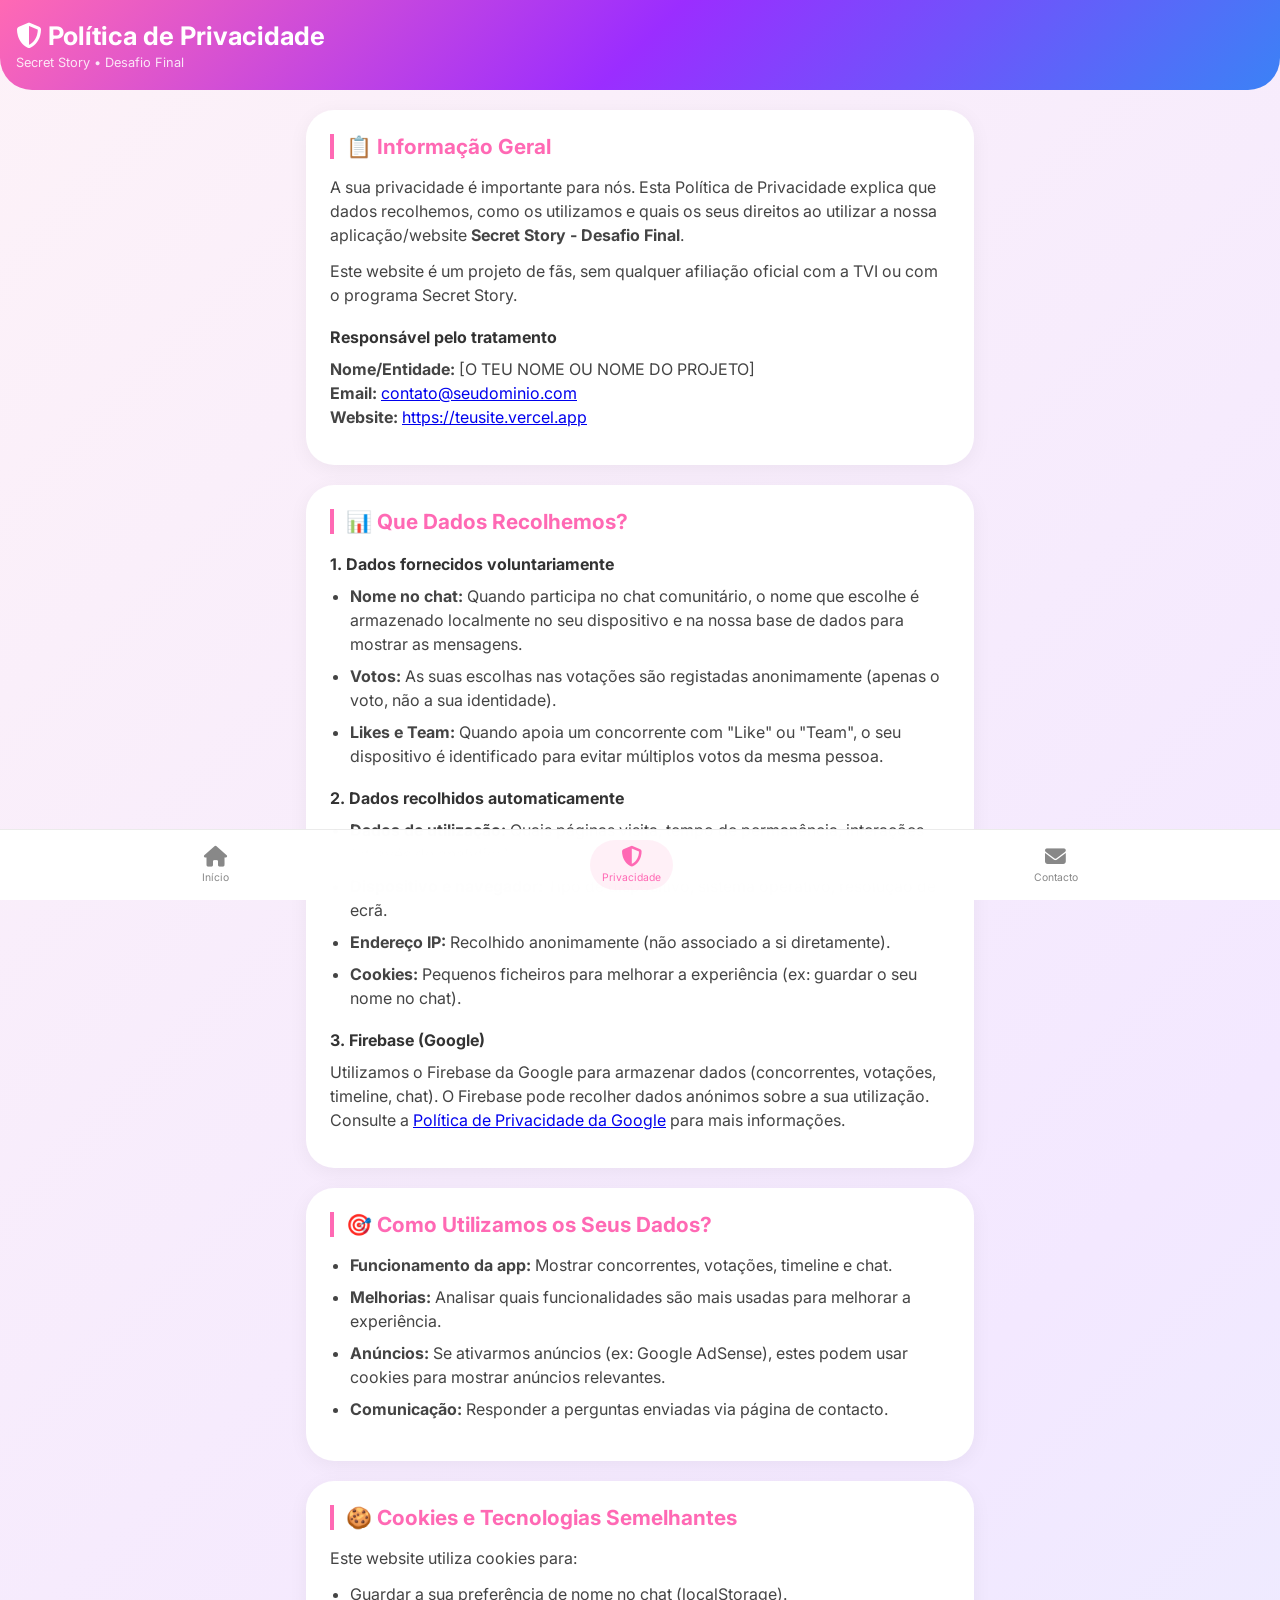
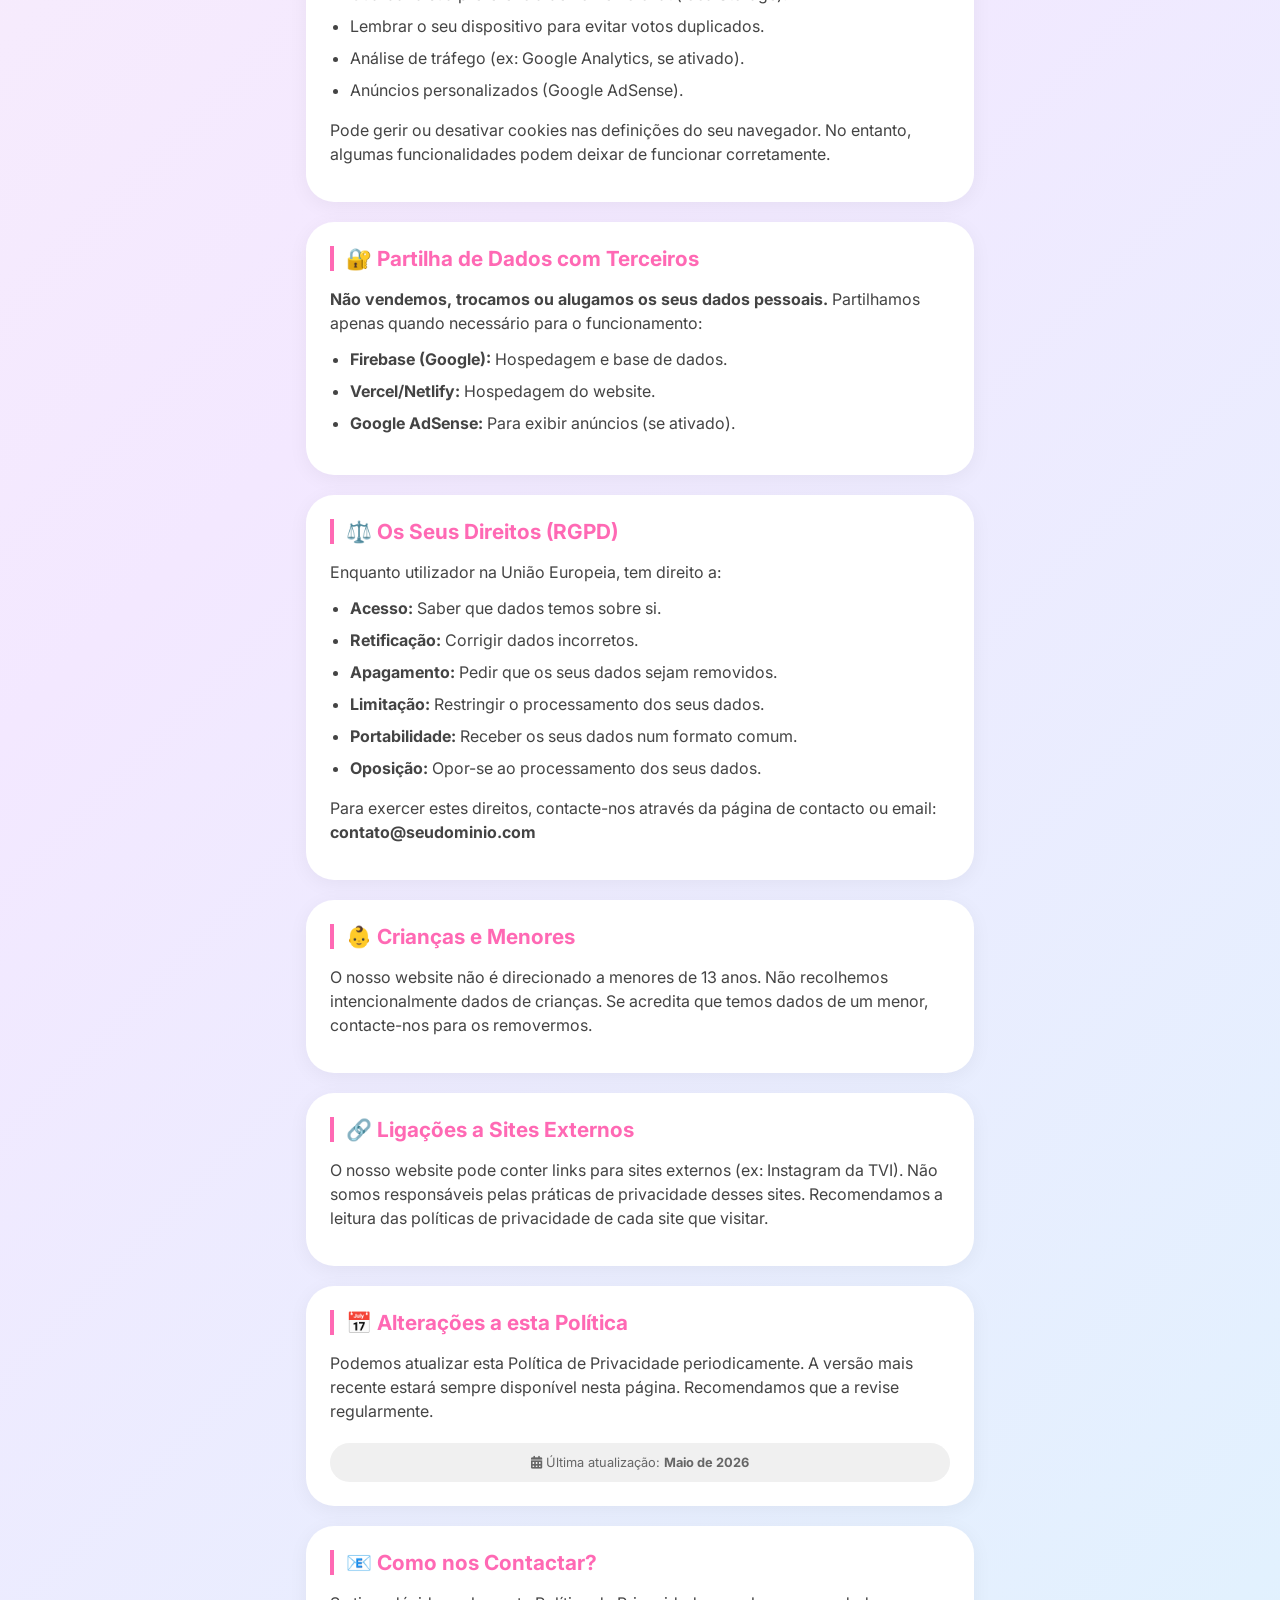
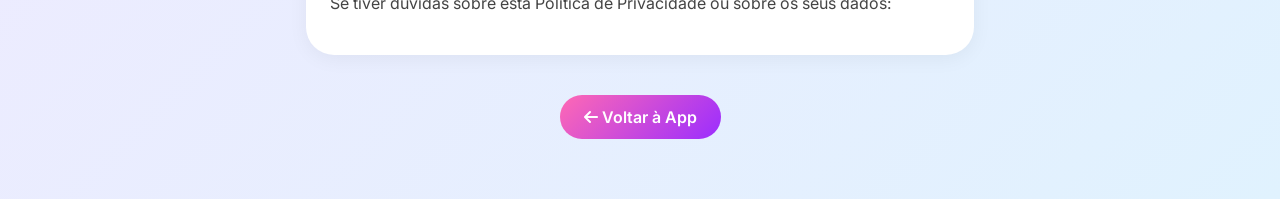
<file: privacy.html>
<!-- contato@seudominio.com → pelo teu email real @seudominio → pelo teu Instagram/Twitter (se tiveres) Se não tiveres redes sociais do projeto, remove essas secções. -->

<!DOCTYPE html>
<html lang="pt">
<head>
    <meta charset="UTF-8">
    <meta name="viewport" content="width=device-width, initial-scale=1.0, viewport-fit=cover">
    <meta name="theme-color" content="#ff69b4">
    <meta name="robots" content="index, follow">
    <title>Política de Privacidade • Secret Story</title>
    <link href="https://fonts.googleapis.com/css2?family=Inter:opsz,wght@14..32,400;14..32,500;14..32,600;14..32,700&display=swap" rel="stylesheet">
    <link rel="stylesheet" href="https://cdnjs.cloudflare.com/ajax/libs/font-awesome/6.5.1/css/all.min.css">
    <style>
        * { margin: 0; padding: 0; box-sizing: border-box; }
        
        body {
            font-family: 'Inter', sans-serif;
            background: linear-gradient(135deg, #fdf2f8 0%, #f3e8ff 50%, #e0f2fe 100%);
            color: #1a1a2e;
            padding-bottom: 40px;
        }
        
        .gradient-bg {
            background: linear-gradient(135deg, #ff69b4 0%, #9b2dff 50%, #3b82f6 100%);
            padding: 20px 16px;
            border-radius: 0 0 32px 32px;
        }
        
        .gradient-bg h1 { color: white; font-size: 1.6rem; margin-bottom: 4px; }
        .gradient-bg p { color: rgba(255,255,255,0.85); font-size: 0.8rem; }
        
        .container {
            max-width: 700px;
            margin: 0 auto;
            padding: 20px 16px;
        }
        
        .card {
            background: white;
            border-radius: 28px;
            padding: 24px;
            margin-bottom: 20px;
            box-shadow: 0 4px 20px rgba(0,0,0,0.05);
        }
        
        .card h2 {
            font-size: 1.3rem;
            margin-bottom: 16px;
            color: #ff69b4;
            border-left: 4px solid #ff69b4;
            padding-left: 12px;
        }
        
        .card h3 {
            font-size: 1rem;
            margin: 20px 0 10px 0;
            color: #333;
        }
        
        .card p, .card li {
            line-height: 1.5;
            color: #444;
            margin-bottom: 12px;
        }
        
        .card ul {
            margin-left: 20px;
            margin-bottom: 16px;
        }
        
        .card li { margin-bottom: 8px; }
        
        .last-updated {
            background: #f0f0f0;
            border-radius: 20px;
            padding: 12px;
            text-align: center;
            font-size: 0.8rem;
            color: #666;
            margin-top: 20px;
        }
        
        .back-link {
            display: inline-block;
            margin-top: 20px;
            background: linear-gradient(135deg, #ff69b4, #9b2dff);
            color: white;
            padding: 12px 24px;
            border-radius: 40px;
            text-decoration: none;
            font-weight: 600;
            transition: transform 0.1s;
        }
        
        .back-link:active { transform: scale(0.96); }
        
        .bottom-menu {
            position: fixed;
            bottom: 0;
            left: 0;
            right: 0;
            background: rgba(255, 255, 255, 0.98);
            backdrop-filter: blur(20px);
            display: flex;
            justify-content: space-around;
            padding: 10px 16px;
            border-top: 1px solid rgba(0, 0, 0, 0.08);
            z-index: 100;
        }
        
        .menu-item {
            display: flex;
            flex-direction: column;
            align-items: center;
            gap: 4px;
            background: none;
            border: none;
            font-size: 0.65rem;
            color: #888;
            cursor: pointer;
            padding: 6px 12px;
            border-radius: 30px;
            text-decoration: none;
        }
        
        .menu-item i { font-size: 1.3rem; }
        .menu-item.active { color: #ff69b4; background: rgba(255, 105, 180, 0.1); }
    </style>
</head>
<body>
    <div class="gradient-bg">
        <h1><i class="fas fa-shield-alt"></i> Política de Privacidade</h1>
        <p>Secret Story • Desafio Final</p>
    </div>
    
    <div class="container">
        <div class="card">
            <h2>📋 Informação Geral</h2>
            <p>A sua privacidade é importante para nós. Esta Política de Privacidade explica que dados recolhemos, como os utilizamos e quais os seus direitos ao utilizar a nossa aplicação/website <strong>Secret Story - Desafio Final</strong>.</p>
            <p>Este website é um projeto de fãs, sem qualquer afiliação oficial com a TVI ou com o programa Secret Story.</p>
            
            <h3>Responsável pelo tratamento</h3>
            <p><strong>Nome/Entidade:</strong> [O TEU NOME OU NOME DO PROJETO]<br>
            <strong>Email:</strong> <a href="mailto:contato@seudominio.com">contato@seudominio.com</a><br>
            <strong>Website:</strong> <a href="https://teusite.vercel.app">https://teusite.vercel.app</a></p>
        </div>
        
        <div class="card">
            <h2>📊 Que Dados Recolhemos?</h2>
            
            <h3>1. Dados fornecidos voluntariamente</h3>
            <ul>
                <li><strong>Nome no chat:</strong> Quando participa no chat comunitário, o nome que escolhe é armazenado localmente no seu dispositivo e na nossa base de dados para mostrar as mensagens.</li>
                <li><strong>Votos:</strong> As suas escolhas nas votações são registadas anonimamente (apenas o voto, não a sua identidade).</li>
                <li><strong>Likes e Team:</strong> Quando apoia um concorrente com "Like" ou "Team", o seu dispositivo é identificado para evitar múltiplos votos da mesma pessoa.</li>
            </ul>
            
            <h3>2. Dados recolhidos automaticamente</h3>
            <ul>
                <li><strong>Dados de utilização:</strong> Quais páginas visita, tempo de permanência, interações (através de analytics).</li>
                <li><strong>Dispositivo e navegador:</strong> Tipo de dispositivo, sistema operativo, resolução de ecrã.</li>
                <li><strong>Endereço IP:</strong> Recolhido anonimamente (não associado a si diretamente).</li>
                <li><strong>Cookies:</strong> Pequenos ficheiros para melhorar a experiência (ex: guardar o seu nome no chat).</li>
            </ul>
            
            <h3>3. Firebase (Google)</h3>
            <p>Utilizamos o Firebase da Google para armazenar dados (concorrentes, votações, timeline, chat). O Firebase pode recolher dados anónimos sobre a sua utilização. Consulte a <a href="https://policies.google.com/privacy" target="_blank">Política de Privacidade da Google</a> para mais informações.</p>
        </div>
        
        <div class="card">
            <h2>🎯 Como Utilizamos os Seus Dados?</h2>
            <ul>
                <li><strong>Funcionamento da app:</strong> Mostrar concorrentes, votações, timeline e chat.</li>
                <li><strong>Melhorias:</strong> Analisar quais funcionalidades são mais usadas para melhorar a experiência.</li>
                <li><strong>Anúncios:</strong> Se ativarmos anúncios (ex: Google AdSense), estes podem usar cookies para mostrar anúncios relevantes.</li>
                <li><strong>Comunicação:</strong> Responder a perguntas enviadas via página de contacto.</li>
            </ul>
        </div>
        
        <div class="card">
            <h2>🍪 Cookies e Tecnologias Semelhantes</h2>
            <p>Este website utiliza cookies para:</p>
            <ul>
                <li>Guardar a sua preferência de nome no chat (localStorage).</li>
                <li>Lembrar o seu dispositivo para evitar votos duplicados.</li>
                <li>Análise de tráfego (ex: Google Analytics, se ativado).</li>
                <li>Anúncios personalizados (Google AdSense).</li>
            </ul>
            <p>Pode gerir ou desativar cookies nas definições do seu navegador. No entanto, algumas funcionalidades podem deixar de funcionar corretamente.</p>
        </div>
        
        <div class="card">
            <h2>🔐 Partilha de Dados com Terceiros</h2>
            <p><strong>Não vendemos, trocamos ou alugamos os seus dados pessoais.</strong> Partilhamos apenas quando necessário para o funcionamento:</p>
            <ul>
                <li><strong>Firebase (Google):</strong> Hospedagem e base de dados.</li>
                <li><strong>Vercel/Netlify:</strong> Hospedagem do website.</li>
                <li><strong>Google AdSense:</strong> Para exibir anúncios (se ativado).</li>
            </ul>
        </div>
        
        <div class="card">
            <h2>⚖️ Os Seus Direitos (RGPD)</h2>
            <p>Enquanto utilizador na União Europeia, tem direito a:</p>
            <ul>
                <li><strong>Acesso:</strong> Saber que dados temos sobre si.</li>
                <li><strong>Retificação:</strong> Corrigir dados incorretos.</li>
                <li><strong>Apagamento:</strong> Pedir que os seus dados sejam removidos.</li>
                <li><strong>Limitação:</strong> Restringir o processamento dos seus dados.</li>
                <li><strong>Portabilidade:</strong> Receber os seus dados num formato comum.</li>
                <li><strong>Oposição:</strong> Opor-se ao processamento dos seus dados.</li>
            </ul>
            <p>Para exercer estes direitos, contacte-nos através da página de contacto ou email: <strong>contato@seudominio.com</strong></p>
        </div>
        
        <div class="card">
            <h2>👶 Crianças e Menores</h2>
            <p>O nosso website não é direcionado a menores de 13 anos. Não recolhemos intencionalmente dados de crianças. Se acredita que temos dados de um menor, contacte-nos para os removermos.</p>
        </div>
        
        <div class="card">
            <h2>🔗 Ligações a Sites Externos</h2>
            <p>O nosso website pode conter links para sites externos (ex: Instagram da TVI). Não somos responsáveis pelas práticas de privacidade desses sites. Recomendamos a leitura das políticas de privacidade de cada site que visitar.</p>
        </div>
        
        <div class="card">
            <h2>📅 Alterações a esta Política</h2>
            <p>Podemos atualizar esta Política de Privacidade periodicamente. A versão mais recente estará sempre disponível nesta página. Recomendamos que a revise regularmente.</p>
            <div class="last-updated">
                <i class="fas fa-calendar-alt"></i> Última atualização: <strong>Maio de 2026</strong>
            </div>
        </div>
        
        <div class="card">
            <h2>📧 Como nos Contactar?</h2>
            <p>Se tiver dúvidas sobre esta Política de Privacidade ou sobre os seus dados:</p>
            <ul>
<!--            <li><strong>Email:</strong> <a href="mailto:contato@seudominio.com">contato@seudominio.com</a></li> -->
<!--            <li><strong>Ou utilize o formulário na <a href="contacto.html">página de contacto</a>.</strong></li> -->
            </ul>
<!--        <p><br><strong>Tempo de resposta:</strong> Até 48 horas úteis.</p> -->
        </div>
        
        <div style="text-align: center;">
            <a href="index.html" class="back-link"><i class="fas fa-arrow-left"></i> Voltar à App</a>
        </div>
    </div>
    
    <div class="bottom-menu">
        <a href="index.html" class="menu-item">
            <i class="fas fa-home"></i><span>Início</span>
        </a>
        <a href="privacy.html" class="menu-item active">
            <i class="fas fa-shield-alt"></i><span>Privacidade</span>
        </a>
        <a href="contacto.html" class="menu-item">
            <i class="fas fa-envelope"></i><span>Contacto</span>
        </a>
    </div>
</body>
</html>
</file>
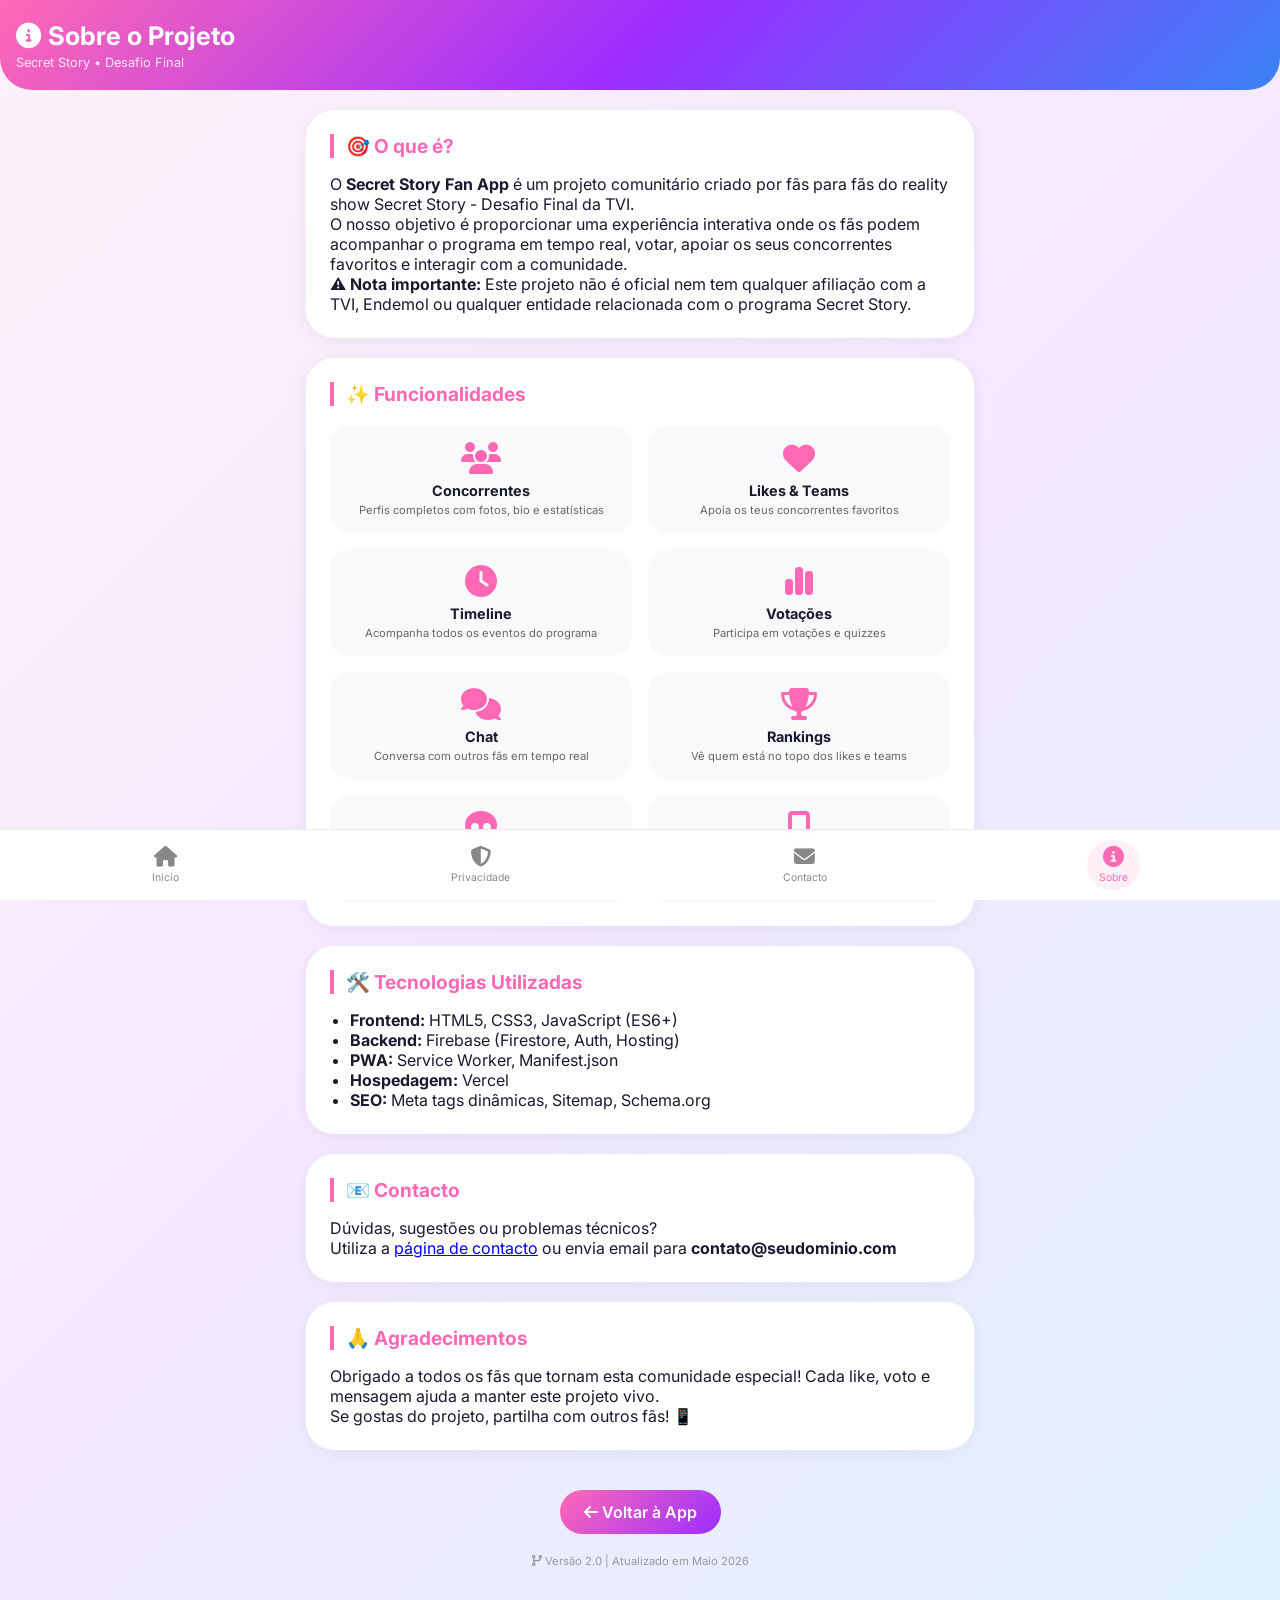
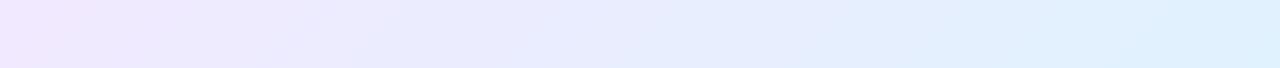
<file: sobre.html>
<!DOCTYPE html>
<html lang="pt">
<head>
    <meta charset="UTF-8">
    <meta name="viewport" content="width=device-width, initial-scale=1.0, viewport-fit=cover">
    <meta name="theme-color" content="#ff69b4">
    <meta name="robots" content="index, follow">
    <title>Sobre • Secret Story Fan App</title>
    <link href="https://fonts.googleapis.com/css2?family=Inter:opsz,wght@14..32,400;14..32,500;14..32,600;14..32,700&display=swap" rel="stylesheet">
    <link rel="stylesheet" href="https://cdnjs.cloudflare.com/ajax/libs/font-awesome/6.5.1/css/all.min.css">
    <link rel="manifest" href="manifest.json">
    <style>
        * { margin: 0; padding: 0; box-sizing: border-box; }
        
        body {
            font-family: 'Inter', sans-serif;
            background: linear-gradient(135deg, #fdf2f8 0%, #f3e8ff 50%, #e0f2fe 100%);
            color: #1a1a2e;
            padding-bottom: 80px;
        }
        
        .gradient-bg {
            background: linear-gradient(135deg, #ff69b4 0%, #9b2dff 50%, #3b82f6 100%);
            padding: 20px 16px;
            border-radius: 0 0 32px 32px;
        }
        
        .gradient-bg h1 { color: white; font-size: 1.6rem; margin-bottom: 4px; }
        .gradient-bg p { color: rgba(255,255,255,0.85); font-size: 0.8rem; }
        
        .container {
            max-width: 700px;
            margin: 0 auto;
            padding: 20px 16px;
        }
        
        .card {
            background: white;
            border-radius: 28px;
            padding: 24px;
            margin-bottom: 20px;
            box-shadow: 0 4px 20px rgba(0,0,0,0.05);
        }
        
        .card h2 {
            font-size: 1.2rem;
            margin-bottom: 16px;
            color: #ff69b4;
            border-left: 4px solid #ff69b4;
            padding-left: 12px;
        }
        
        .feature-list {
            display: grid;
            grid-template-columns: repeat(auto-fill, minmax(200px, 1fr));
            gap: 16px;
            margin-top: 20px;
        }
        
        .feature-item {
            background: #f8f9fa;
            border-radius: 20px;
            padding: 16px;
            text-align: center;
        }
        
        .feature-item i {
            font-size: 2rem;
            color: #ff69b4;
            margin-bottom: 8px;
        }
        
        .feature-item h3 {
            font-size: 0.9rem;
            margin-bottom: 4px;
        }
        
        .feature-item p {
            font-size: 0.7rem;
            color: #666;
        }
        
        .bottom-menu {
            position: fixed;
            bottom: 0;
            left: 0;
            right: 0;
            background: rgba(255, 255, 255, 0.98);
            backdrop-filter: blur(20px);
            display: flex;
            justify-content: space-around;
            padding: 10px 16px;
            border-top: 1px solid rgba(0, 0, 0, 0.08);
            z-index: 100;
        }
        
        .menu-item {
            display: flex;
            flex-direction: column;
            align-items: center;
            gap: 4px;
            background: none;
            border: none;
            font-size: 0.65rem;
            color: #888;
            cursor: pointer;
            padding: 6px 12px;
            border-radius: 30px;
            text-decoration: none;
        }
        
        .menu-item i { font-size: 1.3rem; }
        .menu-item.active { color: #ff69b4; background: rgba(255, 105, 180, 0.1); }
        
        .back-link {
            display: inline-block;
            background: linear-gradient(135deg, #ff69b4, #9b2dff);
            color: white;
            padding: 12px 24px;
            border-radius: 40px;
            text-decoration: none;
            font-weight: 600;
            margin-top: 20px;
        }
        
        .version {
            text-align: center;
            font-size: 0.7rem;
            color: #999;
            margin-top: 20px;
        }
    </style>
</head>
<body>
    <div class="gradient-bg">
        <h1><i class="fas fa-info-circle"></i> Sobre o Projeto</h1>
        <p>Secret Story • Desafio Final</p>
    </div>
    
    <div class="container">
        <div class="card">
            <h2>🎯 O que é?</h2>
            <p>O <strong>Secret Story Fan App</strong> é um projeto comunitário criado por fãs para fãs do reality show Secret Story - Desafio Final da TVI.</p>
            <p>O nosso objetivo é proporcionar uma experiência interativa onde os fãs podem acompanhar o programa em tempo real, votar, apoiar os seus concorrentes favoritos e interagir com a comunidade.</p>
            <p><strong>⚠️ Nota importante:</strong> Este projeto não é oficial nem tem qualquer afiliação com a TVI, Endemol ou qualquer entidade relacionada com o programa Secret Story.</p>
        </div>
        
        <div class="card">
            <h2>✨ Funcionalidades</h2>
            <div class="feature-list">
                <div class="feature-item">
                    <i class="fas fa-users"></i>
                    <h3>Concorrentes</h3>
                    <p>Perfis completos com fotos, bio e estatísticas</p>
                </div>
                <div class="feature-item">
                    <i class="fas fa-heart"></i>
                    <h3>Likes & Teams</h3>
                    <p>Apoia os teus concorrentes favoritos</p>
                </div>
                <div class="feature-item">
                    <i class="fas fa-clock"></i>
                    <h3>Timeline</h3>
                    <p>Acompanha todos os eventos do programa</p>
                </div>
                <div class="feature-item">
                    <i class="fas fa-chart-simple"></i>
                    <h3>Votações</h3>
                    <p>Participa em votações e quizzes</p>
                </div>
                <div class="feature-item">
                    <i class="fas fa-comments"></i>
                    <h3>Chat</h3>
                    <p>Conversa com outros fãs em tempo real</p>
                </div>
                <div class="feature-item">
                    <i class="fas fa-trophy"></i>
                    <h3>Rankings</h3>
                    <p>Vê quem está no topo dos likes e teams</p>
                </div>
                <div class="feature-item">
                    <i class="fas fa-skull"></i>
                    <h3>Expulsões</h3>
                    <p>Histórico completo de todas as saídas</p>
                </div>
                <div class="feature-item">
                    <i class="fas fa-mobile-alt"></i>
                    <h3>PWA</h3>
                    <p>Instala a app no teu telemóvel</p>
                </div>
            </div>
        </div>
        
        <div class="card">
            <h2>🛠️ Tecnologias Utilizadas</h2>
            <ul style="margin-left: 20px;">
                <li><strong>Frontend:</strong> HTML5, CSS3, JavaScript (ES6+)</li>
                <li><strong>Backend:</strong> Firebase (Firestore, Auth, Hosting)</li>
                <li><strong>PWA:</strong> Service Worker, Manifest.json</li>
                <li><strong>Hospedagem:</strong> Vercel</li>
                <li><strong>SEO:</strong> Meta tags dinâmicas, Sitemap, Schema.org</li>
            </ul>
        </div>
        
        <div class="card">
            <h2>📧 Contacto</h2>
            <p>Dúvidas, sugestões ou problemas técnicos?</p>
            <p>Utiliza a <a href="contacto.html">página de contacto</a> ou envia email para <strong>contato@seudominio.com</strong></p>
        </div>
        
        <div class="card">
            <h2>🙏 Agradecimentos</h2>
            <p>Obrigado a todos os fãs que tornam esta comunidade especial! Cada like, voto e mensagem ajuda a manter este projeto vivo.</p>
            <p>Se gostas do projeto, partilha com outros fãs! 📱</p>
        </div>
        
        <div style="text-align: center;">
            <a href="index.html" class="back-link"><i class="fas fa-arrow-left"></i> Voltar à App</a>
        </div>
        
        <div class="version">
            <i class="fas fa-code-branch"></i> Versão 2.0 | Atualizado em Maio 2026
        </div>
    </div>
    
    <div class="bottom-menu">
        <a href="index.html" class="menu-item">
            <i class="fas fa-home"></i><span>Início</span>
        </a>
        <a href="privacy.html" class="menu-item">
            <i class="fas fa-shield-alt"></i><span>Privacidade</span>
        </a>
        <a href="contacto.html" class="menu-item">
            <i class="fas fa-envelope"></i><span>Contacto</span>
        </a>
        <a href="sobre.html" class="menu-item active">
            <i class="fas fa-info-circle"></i><span>Sobre</span>
        </a>
    </div>
    
    <script>
        if ('serviceWorker' in navigator) {
            navigator.serviceWorker.register('/sw.js');
        }
    </script>
</body>
</html>
</file>
